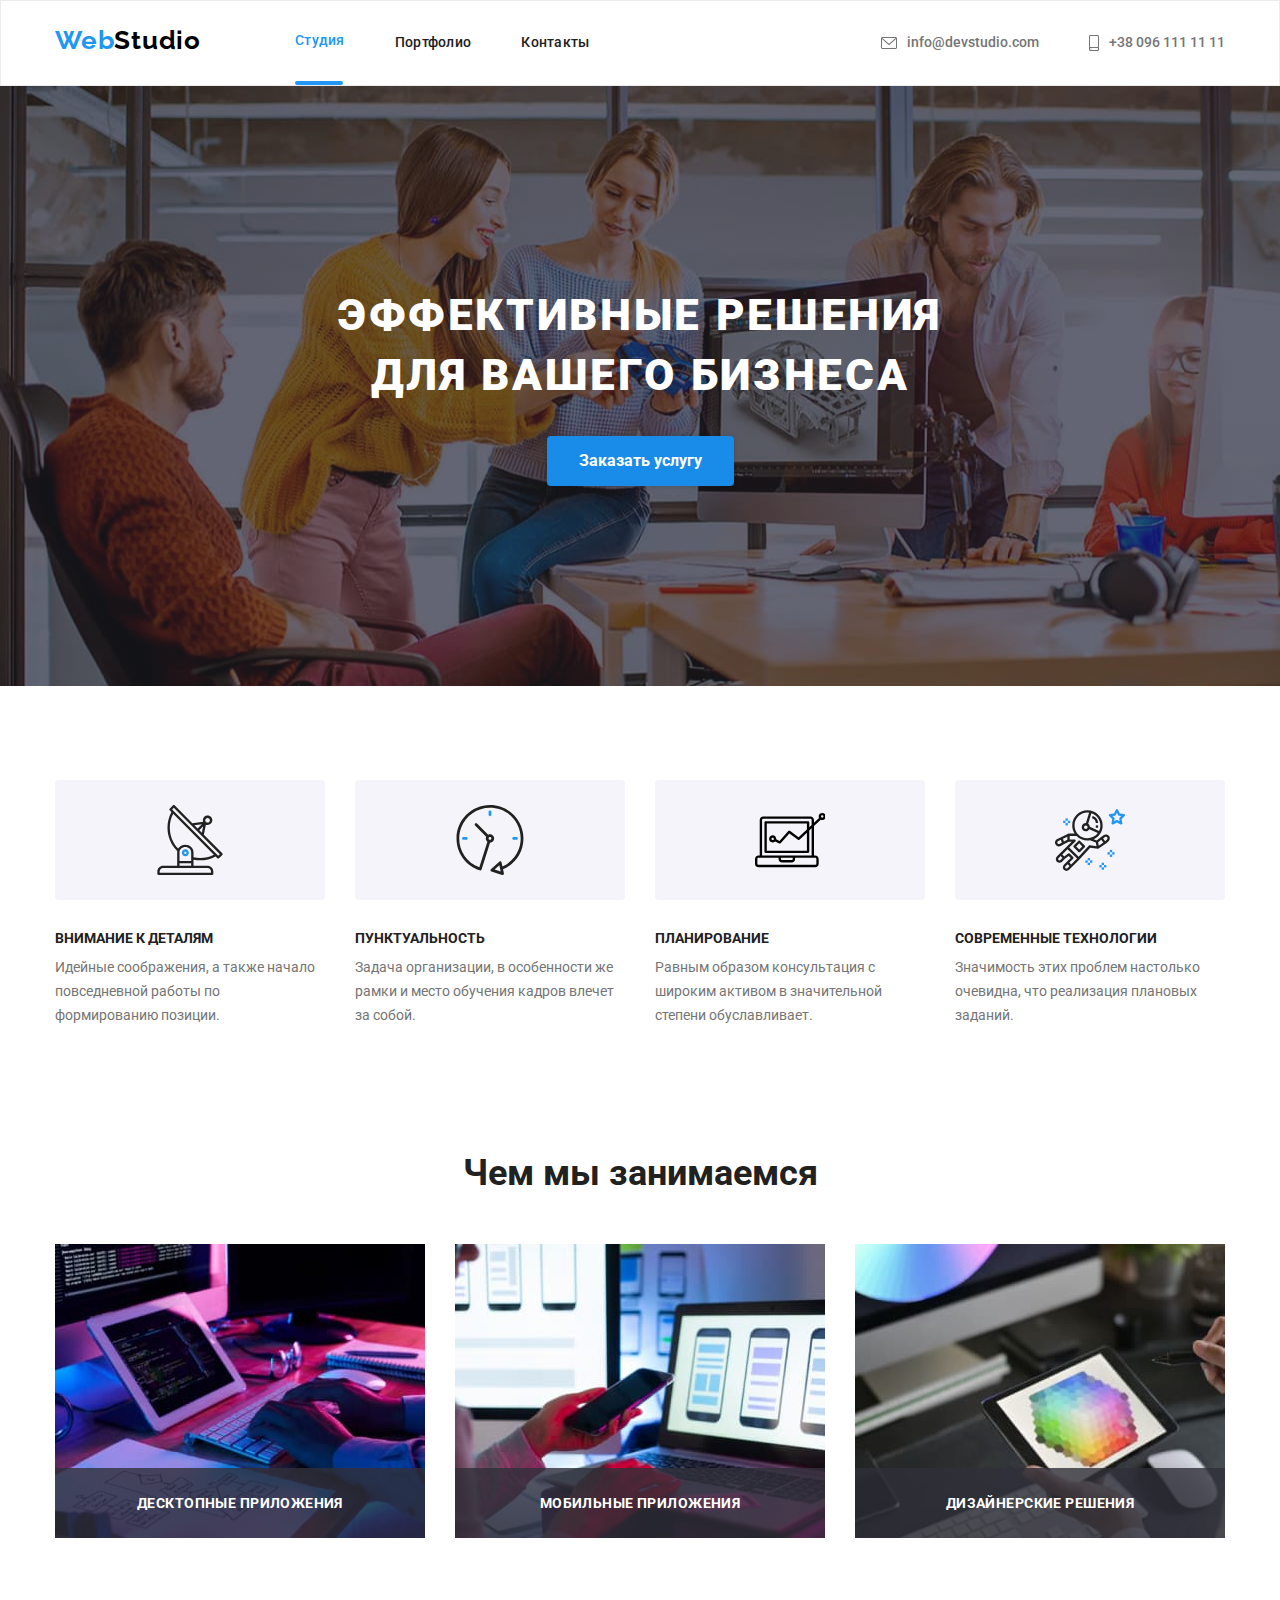
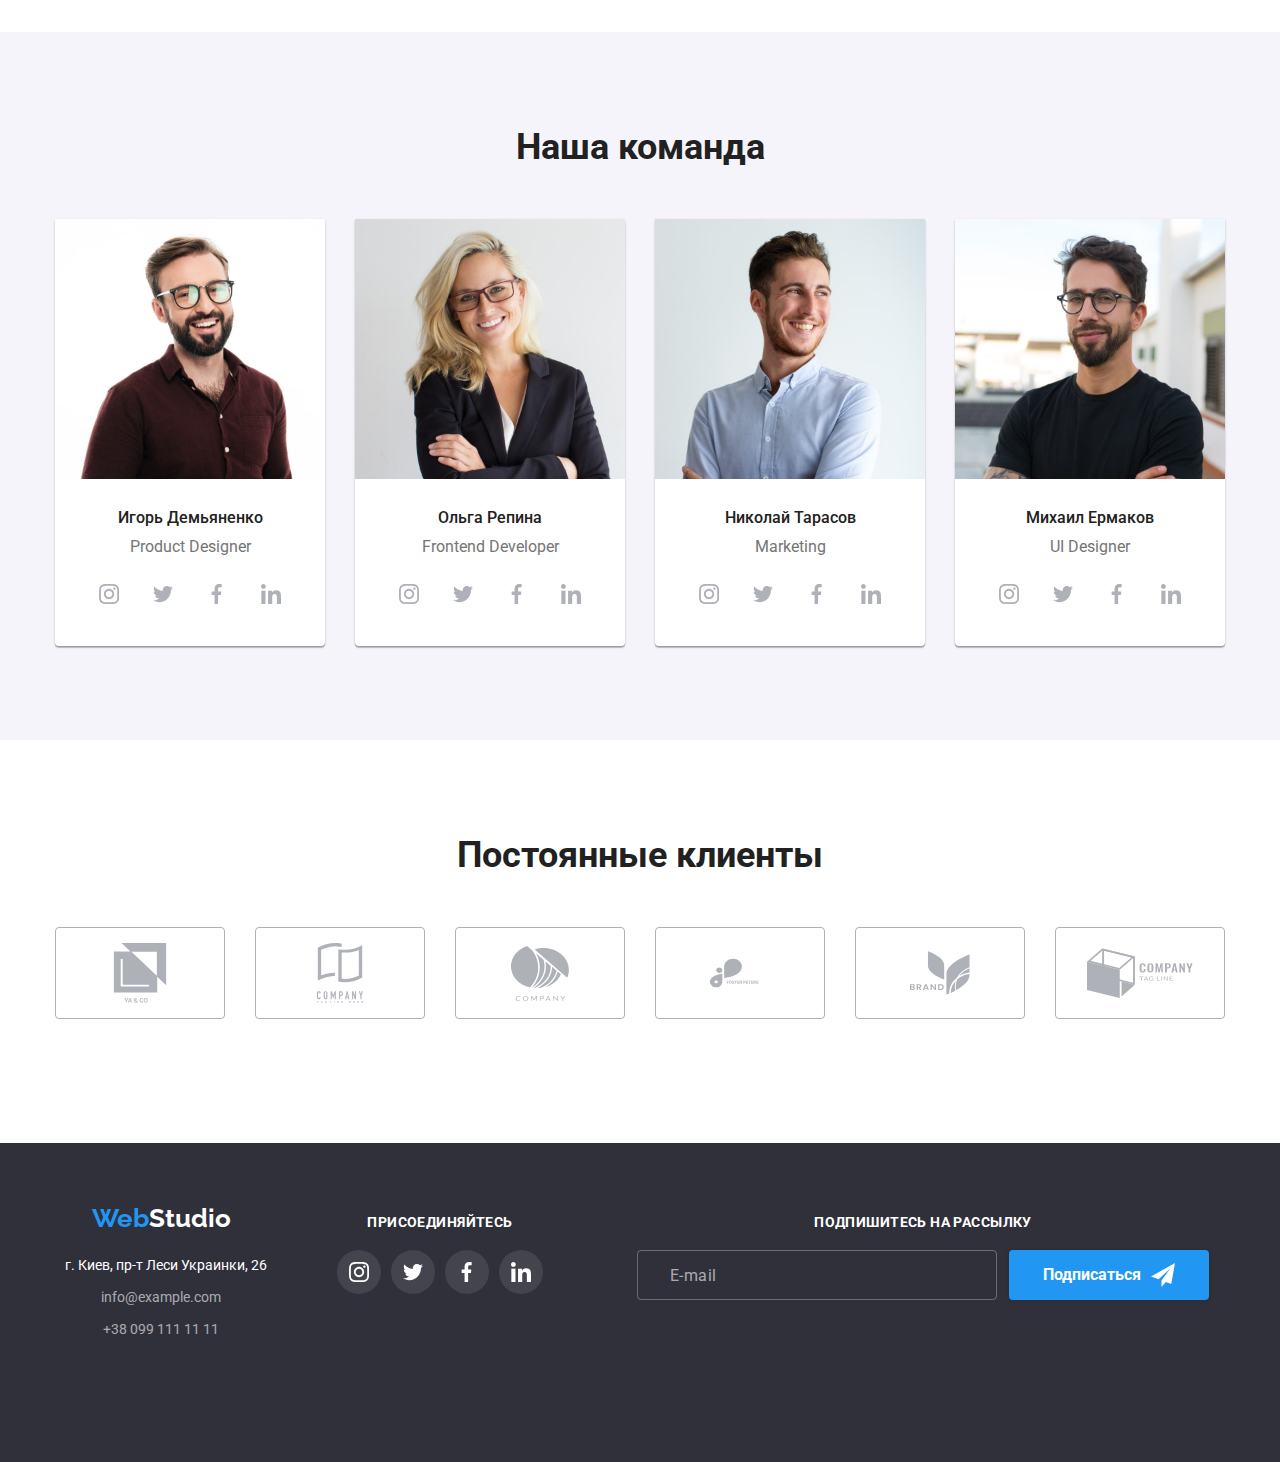
<file: index.html>
<!DOCTYPE html>
<html lang="ru">
  <head>
    <meta charset="UTF-8" />
    <meta http-equiv="X-UA-Compatible" content="IE=edge" />
    <meta name="viewport" content="width=device-width, initial-scale=1.0" />
    <title>WebStudio</title>
    <link rel="preconnect" href="https://fonts.googleapis.com" />
    <link rel="preconnect" href="https://fonts.gstatic.com" crossorigin />
    <link
      href="https://fonts.googleapis.com/css2?family=Raleway:wght@700&family=Roboto:wght@400;500;700;900&display=swap"
      rel="stylesheet"
    />
    <link
      rel="stylesheet"
      href="https://cdnjs.cloudflare.com/ajax/libs/modern-normalize/1.1.0/modern-normalize.min.css"
    />

    <link rel="stylesheet" href="./css/main.min.css" />
  </head>

  <!-- =========================Header===================================== -->
  <body>
    <header class="header">
      <div class="container header-container">
        <nav class="nav">
          <a class="nav-link" href="/"
            ><span class="span-logo">Web</span>Studio</a
          >

          <ul class="nav-list">
            <li class="nav-list-item nav-list-item-current">
              <a href="./index.html" class="nav-list-link link-current"
                >Студия</a
              >
            </li>
            <li class="nav-list-item">
              <a href="./portfolio.html" class="nav-list-link">Портфолио</a>
            </li>
            <li class="nav-list-item">
              <a href="" class="nav-list-link">Контакты</a>
            </li>
          </ul>
        </nav>
        <button
          class="burger-btn js-open-menu"
          type="button"
          aria-expanded="false"
        >
          <svg class="burger-icon">
            <use href="./images/for-sprite/sprite.svg#icon-burger"></use>
          </svg>
        </button>

        <ul class="contacts">
          <li class="contacts-list">
            <a
              aria-label="Иконка конверта"
              class="contacts-list-item"
              href="mailto:info@devstudio.com"
            >
              <svg class="envelope" width="16" height="12">
                <use href="./images/for-sprite/sprite.svg#icon-envelope"></use>
              </svg>
              info@devstudio.com</a
            >
          </li>
          <li class="contacts-list">
            <a
              aria-label="Иконка телефона"
              class="contacts-list-item"
              href="tel:+380961111111"
            >
              <svg class="smartphone" width="10" height="16">
                <use
                  href="./images/for-sprite/sprite.svg#icon-smartphone"
                ></use>
              </svg>
              +38 096 111 11 11
            </a>
          </li>
        </ul>
      </div>
      <!-- ==========mobile-menu======================= -->

      <div
        class="mobile-menu container mobile-menu-container js-menu-container"
      >
        <button class="burger-close-btn js-close-menu">
          <svg class="burger-close-icon">
            <use href="./images/for-sprite/sprite.svg#icon-burger-close"></use>
          </svg>
        </button>

        <div class="mobile-menu-position">
          <div>
            <ul class="mobile-menu-list">
              <li class="mobile-menu-item mobile-menu-item-current">
                <a href="./index.html" class="mobile-menu-link link-current"
                  >Студия</a
                >
              </li>
              <li class="mobile-menu-item">
                <a href="./portfolio.html" class="mobile-menu-link"
                  >Портфолио</a
                >
              </li>
              <li class="mobile-menu-item">
                <a href="" class="mobile-menu-link">Контакты</a>
              </li>
            </ul>
          </div>

          <div>
            <ul class="mobile-contacts-list">
              <li class="mobile-contacts-item">
                <a class="mobile-contacts-tel" href="tel:+380961111111">
                  +38 096 111 11 11
                </a>
              </li>

              <li class="mobile-contacts-item">
                <a
                  class="mobile-contacts-email"
                  href="mailto:info@devstudio.com"
                >
                  info@devstudio.com
                </a>
              </li>
            </ul>
            <ul class="mobile-social-list">
              <li class="mobile-social-item">
                <a class="mobile-social-link" href="">Instagram</a>
              </li>
              <li class="mobile-social-item">
                <a class="mobile-social-link" href="">Twitter</a>
              </li>
              <li class="mobile-social-item">
                <a class="mobile-social-link" href="">Facebook</a>
              </li>
              <li class="mobile-social-item">
                <a class="mobile-social-link" href="">LinkedIn</a>
              </li>
            </ul>
          </div>
        </div>
      </div>
    </header>
    <main>
      <!--=======================hero=========================================-->

      <div class="container hero__section">
        <h1 class="hero__title">Эффективные решения для вашего бизнеса</h1>
        <button
          type="button"
          class="hero__btn hero__btn--active"
          data-modal-open
        >
          Заказать услугу
        </button>
      </div>

      <!--=======================features===================================-->
      <section class="features__section">
        <div class="features container">
          <h2 class="visually-hidden">Наши сильные стороны</h2>
          <ul class="features__list">
            <li class="features__item">
              <div class="features__container">
                <svg class="features__icon">
                  <use href="./images/for-sprite/sprite.svg#icon-antenna"></use>
                </svg>
              </div>
              <h3 class="features__title">Внимание к деталям</h3>
              <p class="features__text">
                Идейные соображения, а также начало повседневной работы по
                формированию позиции.
              </p>
            </li>
            <li class="features__item">
              <div class="features__container">
                <svg class="features__icon">
                  <use href="./images/for-sprite/sprite.svg#icon-clock"></use>
                </svg>
              </div>
              <h3 class="features__title">Пунктуальность</h3>
              <p class="features__text">
                Задача организации, в особенности же рамки и место обучения
                кадров влечет за собой.
              </p>
            </li>
            <li class="features__item">
              <div class="features__container">
                <svg class="features__icon">
                  <use href="./images/for-sprite/sprite.svg#icon-vector"></use>
                </svg>
              </div>
              <h3 class="features__title">Планирование</h3>
              <p class="features__text">
                Равным образом консультация с широким активом в значительной
                степени обуславливает.
              </p>
            </li>
            <li class="features__item">
              <div class="features__container">
                <svg class="features__icon">
                  <use
                    href="./images/for-sprite/sprite.svg#icon-astronaut"
                  ></use>
                </svg>
              </div>
              <h3 class="features__title">Современные технологии</h3>
              <p class="features__text">
                Значимость этих проблем настолько очевидна, что реализация
                плановых заданий.
              </p>
            </li>
          </ul>
        </div>
      </section>
      <!--======================we-do=============================================-->
      <section class="we-do-section section">
        <div class="container">
          <h2 class="we-do-title section-title">Чем мы занимаемся</h2>
          <ul class="we-do-list list">
            <li class="we-do-list-item">
              <img
                src="./images/box1.jpg"
                alt="Разработка сайтов"
                width="370"
                height="294"
              />
              <h3 class="we-do-text">Десктопные приложения</h3>
            </li>
            <li class="we-do-list-item">
              <img
                src="./images/box2.jpg"
                alt="Разработка мобильных приложений"
                width="370"
                height="294"
              />
              <h3 class="we-do-text">Мобильные приложения</h3>
            </li>
            <li class="we-do-list-item">
              <img
                src="./images/box3.jpg"
                alt="Дизайн"
                width="370"
                height="294"
              />
              <h3 class="we-do-text">Дизайнерские решения</h3>
            </li>
          </ul>
        </div>
      </section>
      <!--======================our-team====================================================-->
      <section class="our-team-section section">
        <div class="our-team-container container">
          <h2 class="our-team-title section-title">Наша команда</h2>
          <ul class="our-team-list">
            <li class="our-team-list-item">
              <picture>
                <source
                  srcset="
                    ./images/our-team/teamcard1-desk@1x.jpg 1x,
                    ./images/our-team/teamcard1-desk@2x.jpg 2x
                  "
                  media="(min-width:1200px)"
                />
                <source
                  srcset="
                    ./images/our-team/teamcard1-tab@1x.jpg 1x,
                    ./images/our-team/teamcard1-tab@2x.jpg 2x
                  "
                  media="(min-width:768px)"
                />
                <source
                  srcset="
                    ./images/our-team/teamcard1-mob@1x.jpg 1x,
                    ./images/our-team/teamcard1-mob@2x.jpg 2x
                  "
                  media="(min-width:320px)"
                />
                <img
                  src="./images/our-team/teamcard1-mob@1x.jpg"
                  alt="Дизайнер"
                  width="450"
                />
              </picture>
              <div class="our-team-div">
                <h3 class="section-title-list">Игорь Демьяненко</h3>
                <p class="our-team-text">Product Designer</p>
                <ul class="social-list">
                  <li class="social-list-item">
                    <a class="social-list-link" href="">
                      <svg class="social-list-icon" width="20" height="20">
                        <use
                          href="./images/for-sprite/sprite.svg#icon-instagram"
                        ></use></svg
                    ></a>
                  </li>
                  <li class="social-list-item">
                    <a class="social-list-link" href="">
                      <svg class="social-list-icon" width="20" height="20">
                        <use
                          href="./images/for-sprite/sprite.svg#icon-twitter"
                        ></use></svg
                    ></a>
                  </li>
                  <li class="social-list-item">
                    <a class="social-list-link" href="">
                      <svg class="social-list-icon" width="20" height="20">
                        <use
                          href="./images/for-sprite/sprite.svg#icon-facebook"
                        ></use></svg
                    ></a>
                  </li>
                  <li class="social-list-item">
                    <a class="social-list-link" href="">
                      <svg class="social-list-icon" width="20" height="20">
                        <use
                          href="./images/for-sprite/sprite.svg#icon-linkedin"
                        ></use>
                      </svg>
                    </a>
                  </li>
                </ul>
              </div>
            </li>
            <li class="our-team-list-item">
              <picture>
                <source
                  srcset="
                    ./images/our-team/teamcard2-desk@1x.jpg 1x,
                    ./images/our-team/teamcard2-desk@2x.jpg 2x
                  "
                  media="(min-width:1200px)"
                />
                <source
                  srcset="
                    ./images/our-team/teamcard2-tab@1x.jpg 1x,
                    ./images/our-team/teamcard2-tab@2x.jpg 2x
                  "
                  media="(min-width:768px)"
                />
                <source
                  srcset="
                    ./images/our-team/teamcard2-mob@1x.jpg 1x,
                    ./images/our-team/teamcard2-mob@2x.jpg 2x
                  "
                  media="(min-width:320px)"
                />
                <img
                  src="./images/our-team/teamcard2-mob@1x.jpg"
                  alt="Разработчик"
                  width="450"
                />
              </picture>
              <div class="our-team-div">
                <h3 class="section-title-list">Ольга Репина</h3>
                <p class="our-team-text">Frontend Developer</p>
                <ul class="social-list">
                  <li class="social-list-item">
                    <a class="social-list-link" href="">
                      <svg class="social-list-icon" width="20" height="20">
                        <use
                          href="./images/for-sprite/sprite.svg#icon-instagram"
                        ></use></svg
                    ></a>
                  </li>
                  <li class="social-list-item">
                    <a class="social-list-link" href="">
                      <svg class="social-list-icon" width="20" height="20">
                        <use
                          href="./images/for-sprite/sprite.svg#icon-twitter"
                        ></use></svg
                    ></a>
                  </li>
                  <li class="social-list-item">
                    <a class="social-list-link" href="">
                      <svg class="social-list-icon" width="20" height="20">
                        <use
                          href="./images/for-sprite/sprite.svg#icon-facebook"
                        ></use></svg
                    ></a>
                  </li>
                  <li class="social-list-item">
                    <a class="social-list-link" href="">
                      <svg class="social-list-icon" width="20" height="20">
                        <use
                          href="./images/for-sprite/sprite.svg#icon-linkedin"
                        ></use>
                      </svg>
                    </a>
                  </li>
                </ul>
              </div>
            </li>
            <li class="our-team-list-item">
              <picture>
                <source
                  srcset="
                    ./images/our-team/teamcard3-desk@1x.jpg 1x,
                    ./images/our-team/teamcard3-desk@2x.jpg 2x
                  "
                  media="(min-width:1200px)"
                />
                <source
                  srcset="
                    ./images/our-team/teamcard3-tab@1x.jpg 1x,
                    ./images/our-team/teamcard3-tab@2x.jpg 2x
                  "
                  media="(min-width:768px)"
                />
                <source
                  srcset="
                    ./images/our-team/teamcard3-mob@1x.jpg 1x,
                    ./images/our-team/teamcard3-mob@2x.jpg 2x
                  "
                  media="(min-width:320px)"
                />
                <img
                  src="./images/our-team/teamcard3-mob@1x.jpg"
                  alt="Маркетолог"
                  width="450"
                />
              </picture>
              <div class="our-team-div">
                <h3 class="section-title-list">Николай Тарасов</h3>
                <p class="our-team-text">Marketing</p>
                <ul class="social-list">
                  <li class="social-list-item">
                    <a class="social-list-link" href="">
                      <svg class="social-list-icon" width="20" height="20">
                        <use
                          href="./images/for-sprite/sprite.svg#icon-instagram"
                        ></use></svg
                    ></a>
                  </li>
                  <li class="social-list-item">
                    <a class="social-list-link" href="">
                      <svg class="social-list-icon" width="20" height="20">
                        <use
                          href="./images/for-sprite/sprite.svg#icon-twitter"
                        ></use></svg
                    ></a>
                  </li>
                  <li class="social-list-item">
                    <a class="social-list-link" href="">
                      <svg class="social-list-icon" width="20" height="20">
                        <use
                          href="./images/for-sprite/sprite.svg#icon-facebook"
                        ></use></svg
                    ></a>
                  </li>
                  <li class="social-list-item">
                    <a class="social-list-link" href="">
                      <svg class="social-list-icon" width="20" height="20">
                        <use
                          href="./images/for-sprite/sprite.svg#icon-linkedin"
                        ></use>
                      </svg>
                    </a>
                  </li>
                </ul>
              </div>
            </li>
            <li class="our-team-list-item">
              <picture>
                <source
                  srcset="
                    ./images/our-team/teamcard4-desk@1x.jpg 1x,
                    ./images/our-team/teamcard4-desk@2x.jpg 2x
                  "
                  media="(min-width:1200px)"
                />
                <source
                  srcset="
                    ./images/our-team/teamcard4-tab@1x.jpg 1x,
                    ./images/our-team/teamcard4-tab@2x.jpg 2x
                  "
                  media="(min-width:768px)"
                />
                <source
                  srcset="
                    ./images/our-team/teamcard4-mob@1x.jpg 1x,
                    ./images/our-team/teamcard4-mob@2x.jpg 2x
                  "
                  media="(min-width:320px)"
                />
                <img
                  src="./images/our-team/teamcard4-mob@1x.jpg"
                  alt="Дизайнер"
                  width="450"
                />
              </picture>
              <div class="our-team-div">
                <h3 class="section-title-list">Михаил Ермаков</h3>
                <p class="our-team-text">UI Designer</p>
                <ul class="social-list">
                  <li class="social-list-item">
                    <a class="social-list-link" href="">
                      <svg class="social-list-icon" width="20" height="20">
                        <use
                          href="./images/for-sprite/sprite.svg#icon-instagram"
                        ></use></svg
                    ></a>
                  </li>
                  <li class="social-list-item">
                    <a class="social-list-link" href="">
                      <svg class="social-list-icon" width="20" height="20">
                        <use
                          href="./images/for-sprite/sprite.svg#icon-twitter"
                        ></use></svg
                    ></a>
                  </li>
                  <li class="social-list-item">
                    <a class="social-list-link" href="">
                      <svg class="social-list-icon" width="20" height="20">
                        <use
                          href="./images/for-sprite/sprite.svg#icon-facebook"
                        ></use></svg
                    ></a>
                  </li>
                  <li class="social-list-item">
                    <a class="social-list-link" href="">
                      <svg class="social-list-icon" width="20" height="20">
                        <use
                          href="./images/for-sprite/sprite.svg#icon-linkedin"
                        ></use>
                      </svg>
                    </a>
                  </li>
                </ul>
              </div>
            </li>
          </ul>
        </div>
      </section>
    </main>

    <!-- =========================clients========================= -->
    <section class="section">
      <div class="container">
        <h2 class="clients-title section-title">Постоянные клиенты</h2>
        <ul class="clients-list">
          <li class="clients-list-item">
            <div class="clients-list-container">
              <a class="clients-list-link" href="">
                <svg class="clients-icon">
                  <use
                    href="./images/for-sprite/sprite.svg#icon-group1"
                  ></use></svg
              ></a>
            </div>
          </li>
          <li class="clients-list-item">
            <div class="clients-list-container">
              <a class="clients-list-link" href="">
                <svg class="clients-icon">
                  <use
                    href="./images/for-sprite/sprite.svg#icon-group2"
                  ></use></svg
              ></a>
            </div>
          </li>
          <li class="clients-list-item">
            <div class="clients-list-container">
              <a class="clients-list-link" href="">
                <svg class="clients-icon">
                  <use
                    href="./images/for-sprite/sprite.svg#icon-group3"
                  ></use></svg
              ></a>
            </div>
          </li>
          <li class="clients-list-item">
            <div class="clients-list-container">
              <a class="clients-list-link" href="">
                <svg class="clients-icon">
                  <use
                    href="./images/for-sprite/sprite.svg#icon-group4"
                  ></use></svg
              ></a>
            </div>
          </li>
          <li class="clients-list-item">
            <div class="clients-list-container">
              <a class="clients-list-link" href="">
                <svg class="clients-icon">
                  <use
                    href="./images/for-sprite/sprite.svg#icon-group5"
                  ></use></svg
              ></a>
            </div>
          </li>
          <li class="clients-list-item">
            <div class="clients-list-container">
              <a class="clients-list-link" href="">
                <svg class="clients-icon">
                  <use
                    href="./images/for-sprite/sprite.svg#icon-group6"
                  ></use></svg
              ></a>
            </div>
          </li>
        </ul>
      </div>
    </section>
    <!-- =========================footer======================================================== -->
    <footer class="footer-section footer">
      <div class="container footer-container">
        <div class="footer-container-tablet">
          <div class="address-container">
            <a href="/" class="logo-link-footer link"
              ><span class="span-logo footer-logo">Web</span
              ><span class="footer-logo span-logo-footer">Studio</span></a
            >
            <address>
              <ul class="footer-list list">
                <li class="footer-list-item">
                  <a
                    href="https://goo.gl/maps/m9XbSz5AdhFNor2G7"
                    class="footer-text link address"
                    >г. Киев, пр-т Леси Украинки, 26</a
                  >
                </li>
                <li class="footer-list-item">
                  <a
                    href="mailto:info@example.com"
                    class="footer-email footer-address link"
                    >info@example.com</a
                  >
                </li>
                <li class="footer-list-item">
                  <a href="tel:+380991111111" class="footer-address link"
                    >+38 099 111 11 11</a
                  >
                </li>
              </ul>
            </address>
          </div>

          <div class="footer-social-container">
            <h3 class="footer-social-title">присоединяйтесь</h3>
            <ul class="footer-social-list">
              <li class="footer-social-list-item">
                <a class="footer-social-list-link" href="">
                  <svg class="footer-social-list-icon" width="20" height="20">
                    <use
                      href="./images/for-sprite/sprite.svg#icon-instagram"
                    ></use></svg
                ></a>
              </li>
              <li class="footer-social-list-item">
                <a class="footer-social-list-link" href="">
                  <svg class="footer-social-list-icon" width="20" height="20">
                    <use
                      href="./images/for-sprite/sprite.svg#icon-twitter"
                    ></use></svg
                ></a>
              </li>
              <li class="footer-social-list-item">
                <a class="footer-social-list-link" href="">
                  <svg class="footer-social-list-icon" width="20" height="20">
                    <use
                      href="./images/for-sprite/sprite.svg#icon-facebook"
                    ></use></svg
                ></a>
              </li>
              <li class="footer-social-list-item">
                <a class="footer-social-list-link" href="">
                  <svg class="footer-social-list-icon" width="20" height="20">
                    <use
                      href="./images/for-sprite/sprite.svg#icon-linkedin"
                    ></use>
                  </svg>
                </a>
              </li>
            </ul>
          </div>
        </div>

        <div>
          <h3 class="footer-social-title">Подпишитесь на рассылку</h3>
          <div class="footer-social-form">
            <form action="#">
              <div class="footer-form-container">
                <input
                  class="footer-form"
                  type="email"
                  name="mailing"
                  placeholder="E-mail"
                  id="mailing"
                />
                <button class="footer-form-btn" type="submit">
                  Подписаться
                  <svg class="mailing-icon">
                    <use
                      href="./images/for-sprite/sprite.svg#icon-mailing"
                    ></use>
                  </svg>
                </button>
              </div>
            </form>
          </div>
        </div>
      </div>
    </footer>

    <!-- ==============modal========================================= -->
    <div class="backdrop is-hidden" data-modal>
      <div class="modal">
        <button class="modal-close-btn" type="button" data-modal-close>
          <svg class="modal-icon" width="11" height="11">
            <use href="./images/for-sprite/sprite.svg#icon-btn"></use>
          </svg>
        </button>
        <p class="modal-title">Оставьте свои данные, мы вам перезвоним</p>
        <form action="#">
          <div class="modal-input">
            <label for="user-name" class="label-item">Имя</label>
            <span class="form-container"
              ><input
                type="text"
                class="form-input"
                id="user-name"
                name="user-name" />
              <svg class="form-icon" width="18" height="18">
                <use
                  href="./images/for-sprite/sprite.svg#icon-person"
                ></use></svg
            ></span>
          </div>
          <div class="modal-input">
            <label for="user-phone" class="label-item">Телефон</label>
            <span class="form-container">
              <input
                type="tel"
                class="form-input"
                id="user-phone"
                name="user-phone"
              />
              <svg class="form-icon" width="18" height="18">
                <use href="./images/for-sprite/sprite.svg#icon-phone"></use>
              </svg>
            </span>
          </div>
          <div class="modal-input">
            <label for="user-mail" class="label-item">Почта</label>
            <span class="form-container">
              <input
                type="email"
                class="form-input"
                id="user-mail"
                name="user-mail"
              />
              <svg class="form-icon" width="18" height="18">
                <use href="./images/for-sprite/sprite.svg#icon-mail"></use>
              </svg>
            </span>
          </div>
          <div>
            <label for="user-comment" class="label-item"></label>
            <textarea
              name="user-comment"
              id="user-comment"
              class="form-textarea"
              placeholder="Введите текст"
            ></textarea>
          </div>
          <div class="checkbox-container">
            <input
              class="checkbox-input visually-hidden"
              type="checkbox"
              name="policy"
              id="policy"
            />
            <label for="policy" class="label-item"
              ><span class="checbox-btn"
                ><svg class="checbox-icon">
                  <use
                    href="./images/for-sprite/sprite.svg#icon-check"
                  ></use></svg
              ></span>
              Соглашаюсь с рассылкой и принимаю
              <a class="policy-article" href="">Условия договора</a></label
            >
          </div>
          <button type="submit" class="modal-btn-submit">Отправить</button>
        </form>
      </div>
    </div>
    <script src="./js/modal.js"></script>
    <script src="./js/menu.js"></script>
  </body>
</html>
</file>
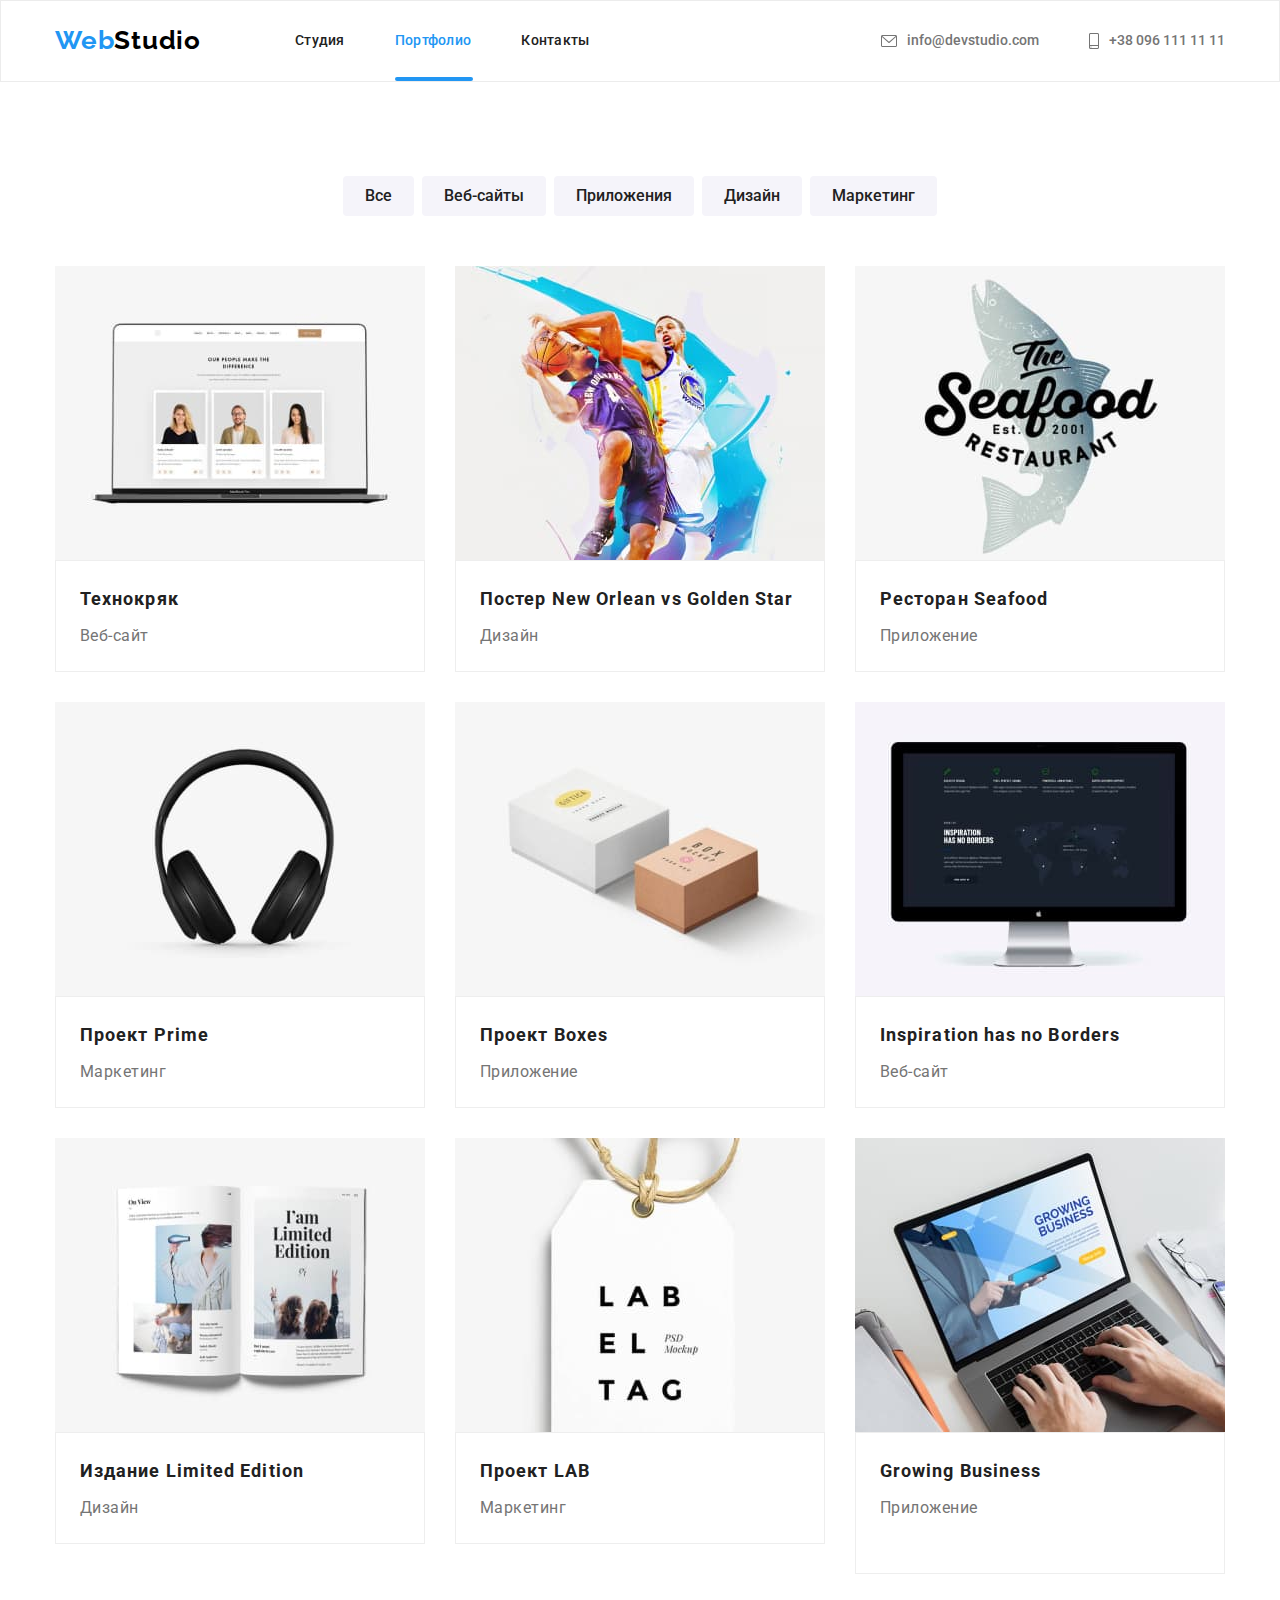
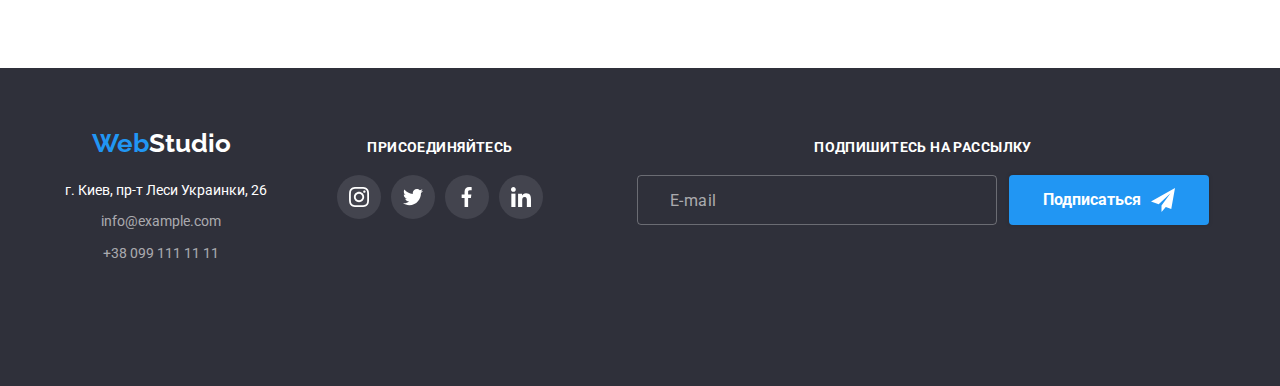
<file: portfolio.html>
<!DOCTYPE html>
<html lang="ru">
  <head>
    <meta charset="UTF-8" />
    <meta http-equiv="X-UA-Compatible" content="IE=edge" />
    <meta name="viewport" content="width=device-width, initial-scale=1.0" />
    <title>portfolio</title>
    <link rel="preconnect" href="https://fonts.googleapis.com" />
    <link rel="preconnect" href="https://fonts.gstatic.com" crossorigin />
    <link
      href="https://fonts.googleapis.com/css2?family=Raleway:wght@700&family=Roboto:wght@400;500;700;900&display=swap"
      rel="stylesheet"
    />
    <link
      rel="stylesheet"
      href="https://cdnjs.cloudflare.com/ajax/libs/modern-normalize/1.1.0/modern-normalize.min.css"
    />
    <link rel="stylesheet" href="./css/main.min.css" />
  </head>
  <body>
    <!--============================header-portfolio==================================================== -->
    <body>
    <header class="header">
      <div class="container header-container">
        <nav class="nav">
          <a class="nav-link" href="/"
            ><span class="span-logo">Web</span>Studio</a
          >

          <ul class="nav-list">
            <li class="nav-list-item">
              <a href="./index.html" class="nav-list-link "
                >Студия</a
              >
            </li>
            <li class="nav-list-item">
              <a href="./portfolio.html" class="nav-list-link link-current nav-list-item-current nav-list-item-current-portfolio">Портфолио</a>
            </li>
            <li class="nav-list-item">
              <a href="" class="nav-list-link">Контакты</a>
            </li>
          </ul>
        </nav>
        <button
          class="burger-btn js-open-menu"
          type="button"
          aria-expanded="false"
        >
          <svg class="burger-icon">
            <use href="./images/for-sprite/sprite.svg#icon-burger"></use>
          </svg>
        </button>

        <ul class="contacts">
          <li class="contacts-list">
            <a
              aria-label="Иконка конверта"
              class="contacts-list-item"
              href="mailto:info@devstudio.com"
            >
              <svg class="envelope" width="16" height="12">
                <use href="./images/for-sprite/sprite.svg#icon-envelope"></use>
              </svg>
              info@devstudio.com</a
            >
          </li>
          <li class="contacts-list">
            <a
              aria-label="Иконка телефона"
              class="contacts-list-item"
              href="tel:+380961111111"
            >
              <svg class="smartphone" width="10" height="16">
                <use
                  href="./images/for-sprite/sprite.svg#icon-smartphone"
                ></use>
              </svg>
              +38 096 111 11 11
            </a>
          </li>
        </ul>
      </div>
      <!-- ==========mobile-menu======================= -->

      <div
        class="mobile-menu container mobile-menu-container js-menu-container"
      >
        <button class="burger-close-btn js-close-menu">
          <svg class="burger-close-icon">
            <use href="./images/for-sprite/sprite.svg#icon-burger-close"></use>
          </svg>
        </button>

        <div class="mobile-menu-position">
          <div>
            <ul class="mobile-menu-list">
              <li class="mobile-menu-item mobile-menu-item-current">
                <a href="./index.html" class="mobile-menu-link link-current"
                  >Студия</a
                >
              </li>
              <li class="mobile-menu-item">
                <a href="./portfolio.html" class="mobile-menu-link"
                  >Портфолио</a
                >
              </li>
              <li class="mobile-menu-item">
                <a href="" class="mobile-menu-link">Контакты</a>
              </li>
            </ul>
          </div>

          <div>
            <ul class="mobile-contacts-list">
              <li class="mobile-contacts-item">
                <a class="mobile-contacts-tel" href="tel:+380961111111">
                  +38 096 111 11 11
                </a>
              </li>

              <li class="mobile-contacts-item">
                <a
                  class="mobile-contacts-email"
                  href="mailto:info@devstudio.com"
                >
                  info@devstudio.com
                </a>
              </li>
            </ul>
            <ul class="mobile-social-list">
              <li class="mobile-social-item">
                <a class="mobile-social-link" href="">Instagram</a>
              </li>
              <li class="mobile-social-item">
                <a class="mobile-social-link" href="">Twitter</a>
              </li>
              <li class="mobile-social-item">
                <a class="mobile-social-link" href="">Facebook</a>
              </li>
              <li class="mobile-social-item">
                <a class="mobile-social-link" href="">LinkedIn</a>
              </li>
            </ul>
          </div>
        </div>
      </div>
    </header>
    <main>
      <!--===========================our projects=======================================================-->
      <section class="project-section section">
        <div class="container">
          <h1 class="visually-hidden">Our projects</h1>

          <ul class="our-projects-btn-list">
            <li class="portfolio portfolio-btn-item">
              <button class="portfolio-btn" type="button">Все</button>
            </li>
            <li class="portfolio portfolio-btn-item">
              <button class="portfolio-btn" type="button">Веб-сайты</button>
            </li>
            <li class="portfolio portfolio-btn-item">
              <button class="portfolio-btn" type="button">Приложения</button>
            </li>
            <li class="portfolio-btn-item">
              <button class="portfolio-btn" type="button">Дизайн</button>
            </li>
            <li class="portfolio portfolio-btn-item">
              <button class="portfolio-btn" type="button">Маркетинг</button>
            </li>
          </ul>
          <!-- ============================================================ -->
          <ul class="portfolio-list">
            <li class="portfolio-list-item">
              <div class="overlay-div">
                <a class="portfolio-list-link" href="">
                  <picture>
                    <source
                      srcset="
                        ./images/page-portpholio/тexнокряк-desk@1x.jpg 1x,
                        ./images/page-portpholio/тexнокряк-desk@2x.jpg 2x
                      "
                      media="(min-width:1200px)"
                    />
                    <source
                      srcset="
                        ./images/page-portpholio/тexнокряк-tab@1x.jpg 1x,
                        ./images/page-portpholio/тexнокряк-tab@2x.jpg 2x
                      "
                      media="(min-width:768px)"
                    />
                    <source
                      srcset="
                        ./images/page-portpholio/тexнокряк-mob@1x.jpg 1x,
                        ./images/page-portpholio/тexнокряк-mob@2x.jpg 2x
                      "
                      media="(min-width:480px)"
                    />
                    <img
                      src="./images/page-portpholio/тexнокряк-mob@1x.jpg"
                      alt="Технокряк"
                      width="450"
                    />
                  </picture>
                </a>
                <p class="overlay">
                  Технокряк это современная площадка распространения
                  коронавируса. Компании используют эту платформу для цифрового
                  шпионажа и атак на защищённые сервера конкурентов.
                </p>
              </div>
              <div class="portfolio-div">
                <h2 class="portfolio-list-title">Технокряк</h2>
                <p class="portfolio-text">Веб-сайт</p>
              </div>
            </li>
            <li class="portfolio-list-item">
              <div class="overlay-div">
                <a href="" class="portfolio-list-link"
                  ><picture>
                    <source
                      srcset="
                        ./images/page-portpholio/poster-desk@1x.jpg 1x,
                        ./images/page-portpholio/poster-desk@2x.jpg 2x
                      "
                      media="(min-width:1200px)"
                    />
                    <source
                      srcset="
                        ./images/page-portpholio/poster-tab@1x.jpg 1x,
                        ./images/page-portpholio/poster-tab@1x.jpg 2x
                      "
                      media="(min-width:768px)"
                    />
                    <source
                      srcset="
                        ./images/page-portpholio/poster-mob@1x.jpg 1x,
                        ./images/page-portpholio/poster-mob@2x.jpg 2x
                      "
                      media="(min-width:480px)"
                    />
                    <img
                      src="./images/page-portpholio/poster-mob@1x.jpg"
                      alt="Постер"
                      width="450"
                    />
                  </picture>
                </a>
                <p class="overlay">
                  Технокряк это современная площадка распространения
                  коронавируса. Компании используют эту платформу для цифрового
                  шпионажа и атак на защищённые сервера конкурентов.
                </p>
              </div>
              <div class="portfolio-div">
                <h2 class="portfolio-list-title">
                  Постер New Orlean vs Golden Star
                </h2>
                <p class="portfolio-text">Дизайн</p>
              </div>
            </li>
            <li class="portfolio-list-item">
              <div class="overlay-div">
                <a href="" class="portfolio-list-link"
                  ><picture>
                    <source
                      srcset="
                        ./images/page-portpholio/restoran-desk@1x.jpg 1x,
                        ./images/page-portpholio/restoran-desk@2x.jpg 2x
                      "
                      media="(min-width:1200px)"
                    />
                    <source
                      srcset="
                        ./images/page-portpholio/restoran-tab@1x.jpg 1x,
                        ./images/page-portpholio/restoran-tab@1x.jpg 2x
                      "
                      media="(min-width:768px)"
                    />
                    <source
                      srcset="
                        ./images/page-portpholio/restoran-mob@1x.jpg 1x,
                        ./images/page-portpholio/restoran-mob@2x.jpg 2x
                      "
                      media="(min-width:480px)"
                    />
                    <img
                      src="./images/page-portpholio/restoran-mob@1x.jpg"
                      alt="Ресторан"
                      width="450"
                    />
                  </picture>
                </a>
                <p class="overlay">
                  Технокряк это современная площадка распространения
                  коронавируса. Компании используют эту платформу для цифрового
                  шпионажа и атак на защищённые сервера конкурентов.
                </p>
              </div>
              <div class="portfolio-div">
                <h2 class="portfolio-list-title">Ресторан Seafood</h2>
                <p class="portfolio-text">Приложение</p>
              </div>
            </li>
            <li class="portfolio-list-item">
              <div class="overlay-div">
                <a href="" class="portfolio-list-link"
                  ><picture>
                    <source
                      srcset="
                        ./images/page-portpholio/prime-desk@1x.jpg 1x,
                        ./images/page-portpholio/prime-desk@2x.jpg 2x
                      "
                      media="(min-width:1200px)"
                    />
                    <source
                      srcset="
                        ./images/page-portpholio/prime-tab@1x.jpg 1x,
                        ./images/page-portpholio/prime-tab@1x.jpg 2x
                      "
                      media="(min-width:768px)"
                    />
                    <source
                      srcset="
                        ./images/page-portpholio/prime-mob@1x.jpg 1x,
                        ./images/page-portpholio/prime-mob@2x.jpg 2x
                      "
                      media="(min-width:480px)"
                    />
                    <img
                      src="./images/page-portpholio/prime-mob@1x.jpg"
                      alt="Проект Прайм"
                      width="450"
                    />
                  </picture>
                </a>
                <p class="overlay">
                  Технокряк это современная площадка распространения
                  коронавируса. Компании используют эту платформу для цифрового
                  шпионажа и атак на защищённые сервера конкурентов.
                </p>
              </div>
              <div class="portfolio-div">
                <h2 class="portfolio-list-title">Проект Prime</h2>
                <p class="portfolio-text">Маркетинг</p>
              </div>
            </li>
            <li class="portfolio-list-item">
              <div class="overlay-div">
                <a href="" class="portfolio-list-link">
                  <picture>
                    <source
                      srcset="
                        ./images/page-portpholio/boxes-desk@1x.jpg 1x,
                        ./images/page-portpholio/boxes-desk@2x.jpg 2x
                      "
                      media="(min-width:1200px)"
                    />
                    <source
                      srcset="
                        ./images/page-portpholio/boxes-tab@1x.jpg 1x,
                        ./images/page-portpholio/boxes-tab@1x.jpg 2x
                      "
                      media="(min-width:768px)"
                    />
                    <source
                      srcset="
                        ./images/page-portpholio/boxes-mob@1x.jpg 1x,
                        ./images/page-portpholio/boxes-mob@2x.jpg 2x
                      "
                      media="(min-width:480px)"
                    />
                    <img
                      src="./images/page-portpholio/boxes-mob@1x.jpg"
                      alt="Проект Прайм"
                      width="450"
                    />
                  </picture>
                </a>
                <p class="overlay">
                  Технокряк это современная площадка распространения
                  коронавируса. Компании используют эту платформу для цифрового
                  шпионажа и атак на защищённые сервера конкурентов.
                </p>
              </div>
              <div class="portfolio-div">
                <h2 class="portfolio-list-title">Проект Boxes</h2>
                <p class="portfolio-text">Приложение</p>
              </div>
            </li>
            <li class="portfolio-list-item">
              <div class="overlay-div">
                <a href="" class="portfolio-list-link">
                  <picture>
                    <source
                      srcset="
                        ./images/page-portpholio/inspiration-desk@1x.jpg 1x,
                        ./images/page-portpholio/inspiration-desk@2x.jpg 2x
                      "
                      media="(min-width:1200px)"
                    />
                    <source
                      srcset="
                        ./images/page-portpholio/inspiration-tab@1x.jpg 1x,
                        ./images/page-portpholio/inspiration-tab@1x.jpg 2x
                      "
                      media="(min-width:768px)"
                    />
                    <source
                      srcset="
                        ./images/page-portpholio/inspiration-mob@1x.jpg 1x,
                        ./images/page-portpholio/inspiration-mob@2x.jpg 2x
                      "
                      media="(min-width:480px)"
                    />
                    <img
                      src="./images/page-portpholio/inspiration-mob@1x.jpg"
                      alt="Проект Вдохновение"
                      width="450"
                    />
                  </picture>
                </a>
                <p class="overlay">
                  Технокряк это современная площадка распространения
                  коронавируса. Компании используют эту платформу для цифрового
                  шпионажа и атак на защищённые сервера конкурентов.
                </p>
              </div>
              <div class="portfolio-div">
                <h2 class="portfolio-list-title">Inspiration has no Borders</h2>
                <p class="portfolio-text">Веб-сайт</p>
              </div>
            </li>
            <li class="portfolio-list-item">
              <div class="overlay-div">
                <a href="" class="portfolio-list-link">
                  <picture>
                    <source
                      srcset="
                        ./images/page-portpholio/limited-desk@1x.jpg 1x,
                        ./images/page-portpholio/limited-desk@2x.jpg 2x
                      "
                      media="(min-width:1200px)"
                    />
                    <source
                      srcset="
                        ./images/page-portpholio/limited-tab@1x.jpg 1x,
                        ./images/page-portpholio/limited-tab@1x.jpg 2x
                      "
                      media="(min-width:768px)"
                    />
                    <source
                      srcset="
                        ./images/page-portpholio/limited-mob@1x.jpg 1x,
                        ./images/page-portpholio/limited-mob@2x.jpg 2x
                      "
                      media="(min-width:480px)"
                    />
                    <img
                      src="./images/page-portpholio/limited-mob@1x.jpg"
                      alt="Ограниченое издание"
                      width="450"
                    />
                  </picture>
                </a>
                <p class="overlay">
                  Технокряк это современная площадка распространения
                  коронавируса. Компании используют эту платформу для цифрового
                  шпионажа и атак на защищённые сервера конкурентов.
                </p>
              </div>
              <div class="portfolio-div">
                <h2 class="portfolio-list-title">Издание Limited Edition</h2>
                <p class="portfolio-text">Дизайн</p>
              </div>
            </li>
            <li class="portfolio-list-item">
              <div class="overlay-div">
                <a href="" class="portfolio-list-link"
                  ><picture>
                    <source
                      srcset="
                        ./images/page-portpholio/lab-desk@1x.jpg 1x,
                        ./images/page-portpholio/lab-desk@2x.jpg 2x
                      "
                      media="(min-width:1200px)"
                    />
                    <source
                      srcset="
                        ./images/page-portpholio/lab-tab@1x.jpg 1x,
                        ./images/page-portpholio/lab-tab@1x.jpg 2x
                      "
                      media="(min-width:768px)"
                    />
                    <source
                      srcset="
                        ./images/page-portpholio/lab-mob@1x.jpg 1x,
                        ./images/page-portpholio/lab-mob@2x.jpg 2x
                      "
                      media="(min-width:480px)"
                    />
                    <img
                      src="./images/page-portpholio/lab-mob@1x.jpg"
                      alt="Проект Лаб"
                      width="450"
                    />
                  </picture>
                </a>
                <p class="overlay">
                  Технокряк это современная площадка распространения
                  коронавируса. Компании используют эту платформу для цифрового
                  шпионажа и атак на защищённые сервера конкурентов.
                </p>
              </div>
              <div class="portfolio-div">
                <h2 class="portfolio-list-title">Проект LAB</h2>
                <p class="portfolio-text">Маркетинг</p>
              </div>
            </li>
            <li class="portfolio-list-item">
              <div class="overlay-div">
                <a href="" class="portfolio-list-link"
                  ><picture>
                    <source
                      srcset="
                        ./images/page-portpholio/business-desk@1x.jpg 1x,
                        ./images/page-portpholio/business-desk@2x.jpg 2x
                      "
                      media="(min-width:1200px)"
                    />
                    <source
                      srcset="
                        ./images/page-portpholio/business-tab@1x.jpg 1x,
                        ./images/page-portpholio/business-tab@1x.jpg 2x
                      "
                      media="(min-width:768px)"
                    />
                    <source
                      srcset="
                        ./images/page-portpholio/business-mob@1x.jpg 1x,
                        ./images/page-portpholio/business-mob@2x.jpg 2x
                      "
                      media="(min-width:480px)"
                    />
                    <img
                      src="./images/page-portpholio/business-mob@1x.jpg"
                      alt="Для роста бизнеса"
                      width="450"
                    />
                  </picture>
                </a>
                <p class="overlay">
                  Технокряк это современная площадка распространения
                  коронавируса. Компании используют эту платформу для цифрового
                  шпионажа и атак на защищённые сервера конкурентов.
                </p>
              </div>
              <div class="portfolio-div">
                <h2 class="portfolio-list-title">Growing Business</h2>
                <p class="portfolio-text">Приложение</p>
              </div>
            </li>
          </ul>
        </div>
      </section>
    </main>
    <!-- ================================footer-portfolio================================================= -->
    <footer class="footer-section footer">
      <div class="container footer-container">
        <div class="footer-container-tablet">
          <div class="address-container">
            <a href="/" class="logo-link-footer link"
              ><span class="span-logo footer-logo">Web</span
              ><span class="footer-logo span-logo-footer">Studio</span></a
            >
            <address>
              <ul class="footer-list list">
                <li class="footer-list-item">
                  <a
                    href="https://goo.gl/maps/m9XbSz5AdhFNor2G7"
                    class="footer-text link address"
                    >г. Киев, пр-т Леси Украинки, 26</a
                  >
                </li>
                <li class="footer-list-item">
                  <a
                    href="mailto:info@example.com"
                    class="footer-email footer-address link"
                    >info@example.com</a
                  >
                </li>
                <li class="footer-list-item">
                  <a href="tel:+380991111111" class="footer-address link"
                    >+38 099 111 11 11</a
                  >
                </li>
              </ul>
            </address>
          </div>

          <div class="footer-social-container">
            <h3 class="footer-social-title">присоединяйтесь</h3>
            <ul class="footer-social-list">
              <li class="footer-social-list-item">
                <a class="footer-social-list-link" href="">
                  <svg class="footer-social-list-icon" width="20" height="20">
                    <use
                      href="./images/for-sprite/sprite.svg#icon-instagram"
                    ></use></svg
                ></a>
              </li>
              <li class="footer-social-list-item">
                <a class="footer-social-list-link" href="">
                  <svg class="footer-social-list-icon" width="20" height="20">
                    <use
                      href="./images/for-sprite/sprite.svg#icon-twitter"
                    ></use></svg
                ></a>
              </li>
              <li class="footer-social-list-item">
                <a class="footer-social-list-link" href="">
                  <svg class="footer-social-list-icon" width="20" height="20">
                    <use
                      href="./images/for-sprite/sprite.svg#icon-facebook"
                    ></use></svg
                ></a>
              </li>
              <li class="footer-social-list-item">
                <a class="footer-social-list-link" href="">
                  <svg class="footer-social-list-icon" width="20" height="20">
                    <use
                      href="./images/for-sprite/sprite.svg#icon-linkedin"
                    ></use>
                  </svg>
                </a>
              </li>
            </ul>
          </div>
        </div>
        <div>
          <h3 class="footer-social-title">Подпишитесь на рассылку</h3>
          <div>
            <form action="#">
              <div class="footer-form-container">
                <input
                  class="footer-form"
                  type="email"
                  name="mailing"
                  placeholder="E-mail"
                  id="mailing"
                />
                <button class="footer-form-btn" type="submit">
                  Подписаться
                  <svg class="mailing-icon">
                    <use
                      href="./images/for-sprite/sprite.svg#icon-mailing"
                    ></use>
                  </svg>
                </button>
              </div>
            </form>
          </div>
        </div>
      </div>
    </footer>
    <script src="./js/menu.js"></script>
  </body>
</html>
</file>
<file: css/main.min.css>
:root{--primary-text-color: #212121;--secondary-text-color: #757575;--accent-text-color: #2196f3;--black-background-text-color: #ffffff;--logo-text-color: #000000;--primary-background: rgba(0, 0, 0, 0, 25);--secondary-background: #ececec;--black-background: #2f303a;--blue-background: #2196f3;--icon-fill: #afb1b8}.visually-hidden{position:absolute;width:1px;height:1px;margin:-1px;border:0;padding:0;white-space:nowrap;-webkit-clip-path:inset(100%);clip-path:inset(100%);clip:rect(0 0 0 0);overflow:hidden}body{font-family:"Roboto", sans-serif;color:var(--primarytextcolor)}a{text-decoration:none}h1,h2,h3,h4,h5,h6,p{margin:0px;padding:0px}li{list-style:none}a{text-decoration:none}ul,ol{margin-top:0px;margin-bottom:0px;padding-left:0px;list-style:none}img{display:block;width:100%;height:auto}.backdrop{width:100vw;height:100vh;position:fixed;top:0;background-color:rgba(0,0,0,0.2)}.backdrop.is-hidden{visibility:hidden;opacity:0;pointer-events:none}.modal{width:450px;min-height:609px;background-color:var(--black-background-text-color);border-radius:2px;position:absolute;top:50%;left:50%;-webkit-transform:translate(-50%, -50%);transform:translate(-50%, -50%);padding:40px}@media screen and (min-width: 1200px){.modal{width:528px;min-height:581px}}.modal-close-btn{width:30px;height:30px;background-color:var(--black-background-text-color);border:1px solid var(--secondary-text-color);border-radius:50%;position:absolute;top:8px;right:8px}.modal-title{font-size:20px;line-height:1.18;font-weight:700;-webkit-box-align:center;-ms-flex-align:center;align-items:center;letter-spacing:0.03em;margin-bottom:12px;width:370px;height:60px}@media screen and (min-width: 1200px){.modal-title{width:448px;height:23px}}.modal-input{margin-bottom:10px}.label-item{display:block;color:var(--secondary-text-color);margin-bottom:4px}.form-container{display:block;position:relative}.form-input{width:100%;height:40px;border:1px solid rgba(33,33,33,0.2);border-radius:4px;padding-left:40px;outline:none;cursor:pointer;-webkit-transition-property:border;transition-property:border;-webkit-transition-duration:250ms;transition-duration:250ms;-webkit-transition-timing-function:cubic-bezier(0.4, 0, 0.2, 1);transition-timing-function:cubic-bezier(0.4, 0, 0.2, 1)}.form-input:focus{border:1px solid var(--accent-text-color)}.form-input:focus+.form-icon{fill:var(--accent-text-color)}.form-icon{position:absolute;width:18px;height:18px;left:12px;top:50%;-webkit-transform:translateY(-50%);transform:translateY(-50%);cursor:pointer}.form-textarea{width:100%;height:120px;border:1px solid rgba(33,33,33,0.2);border-radius:4px;margin-bottom:20px;padding-top:12px;padding-left:20px;padding-right:20px;resize:none;outline:none;cursor:pointer;-webkit-transition-property:background-color;transition-property:background-color;-webkit-transition-duration:250ms;transition-duration:250ms;-webkit-transition-timing-function:cubic-bezier(0.4, 0, 0.2, 1);transition-timing-function:cubic-bezier(0.4, 0, 0.2, 1)}.form-textarea:focus{border:1px solid var(--accent-text-color)}.form-textarea::-webkit-input-placeholder{font-size:14px;line-height:1.18;letter-spacing:0.01em;color:rgba(33,33,33,0.2)}.form-textarea:-ms-input-placeholder{font-size:14px;line-height:1.18;letter-spacing:0.01em;color:rgba(33,33,33,0.2)}.form-textarea::-ms-input-placeholder{font-size:14px;line-height:1.18;letter-spacing:0.01em;color:rgba(33,33,33,0.2)}.form-textarea::placeholder{font-size:14px;line-height:1.18;letter-spacing:0.01em;color:rgba(33,33,33,0.2)}.checkbox-container{display:-webkit-box;display:-ms-flexbox;display:flex;margin-bottom:30px;font-size:14px;line-height:1.72;font-weight:400;letter-spacing:0.03em;color:var(--secondary-text-color)}.policy-article{text-decoration:underline;color:var(--accent-text-color);font-size:14px;line-height:1.72;font-weight:400;letter-spacing:0.03em}.checbox-btn{display:-webkit-inline-box;display:-ms-inline-flexbox;display:inline-flex;width:16px;height:16px;margin-right:7px;border:1px solid var(--primary-text-color);border-radius:4px;-webkit-box-align:center;-ms-flex-align:center;align-items:center;-webkit-box-pack:center;-ms-flex-pack:center;justify-content:center}.checbox-icon{width:11px;height:8px;fill:var(--black-background-text-color)}.checkbox-input:checked+.label-item .checbox-btn{background-color:var(--blue-background);border:1px solid transparent}.checkbox-input:checked+.label-item .checbox-btn{border:1px solid var(--blue-background)}.modal-btn-submit{display:block;font-weight:700;font-size:16px;line-height:1.88;color:var(--black-background-text-color);background:var(--blue-background);-webkit-box-shadow:0px 0px 4px rgba(0,0,0,0.15);box-shadow:0px 0px 4px rgba(0,0,0,0.15);border-radius:4px;border:none;height:50px;padding-left:55px;padding-right:55px;margin:0px auto;cursor:pointer;-webkit-transition-property:background-color;transition-property:background-color;-webkit-transition-duration:250ms;transition-duration:250ms;-webkit-transition-timing-function:cubic-bezier(0.4, 0, 0.2, 1);transition-timing-function:cubic-bezier(0.4, 0, 0.2, 1)}.modal-btn-submit:hover,.modal-btn-submit:focus{background-color:#188ce8}.container{width:100%;padding-left:15px;padding-right:15px}@media screen and (min-width: 480px){.container{width:480px;margin-left:auto;margin-right:auto}}@media screen and (min-width: 768px){.container{width:768px}}@media screen and (min-width: 1200px){.container{width:1200px}}.section{padding-top:60px;padding-bottom:60px}@media screen and (min-width: 1200px){.section{padding-top:94px;padding-bottom:94px}}.section-title{font-weight:700;font-size:28px;line-height:1.18;color:var(--primary-text-color)}@media screen and (min-width: 768px){.section-title{font-size:36px}}.header-container{display:-webkit-box;display:-ms-flexbox;display:flex;-webkit-box-pack:justify;-ms-flex-pack:justify;justify-content:space-between;-webkit-box-align:center;-ms-flex-align:center;align-items:center}.header{text-align:center;border:1px solid #ececec}.nav-link{display:inline-block;text-align:center;font-family:"Raleway", sans-serif;font-weight:700;letter-spacing:0.03em;color:var(--logo-text-color)}@media screen and (min-width: 480px){.nav-link{margin-top:16px;margin-bottom:16px;font-size:24px;line-height:1.18;margin-right:15px}}@media screen and (min-width: 768px){.nav-link{margin-top:26px;margin-bottom:26px}}@media screen and (min-width: 1200px){.nav-link{margin-top:24px;margin-bottom:24px;font-size:26px;line-height:1.19;margin-right:94px}}.span-logo{color:var(--accent-text-color)}.nav{display:-webkit-box;display:-ms-flexbox;display:flex;-webkit-box-pack:justify;-ms-flex-pack:justify;justify-content:space-between}@media screen and (max-width: 767px){.nav-list{display:none}}@media screen and (min-width: 768px){.nav-list{display:-webkit-box;display:-ms-flexbox;display:flex;-webkit-box-pack:justify;-ms-flex-pack:justify;justify-content:space-between;-webkit-box-align:center;-ms-flex-align:center;align-items:center;-webkit-transition-property:color;transition-property:color;-webkit-transition-duration:250ms;transition-duration:250ms;-webkit-transition-timing-function:cubic-bezier(0.4, 0, 0.2, 1);transition-timing-function:cubic-bezier(0.4, 0, 0.2, 1)}.nav-list:hover,.nav-list:focus{color:var(--accent-text-color)}}.nav-list-item:not(:last-child){margin-right:50px}.nav-list-item-current::after{content:"";display:block;background-color:var(--accent-text-color);width:48px;height:4px;border-radius:2px}.nav-list-item-current-portfolio::after{position:absolute;bottom:0;content:"";display:block;background-color:var(--accent-text-color);width:78px;height:4px;border-radius:2px}.nav-list-link{position:relative;display:block;font-size:14px;font-weight:500;line-height:1.14;letter-spacing:0.02em;color:var(--primary-text-color);padding-top:32px;padding-bottom:32px}.link-current{color:var(--accent-text-color)}@media screen and (max-width: 767px){.contacts{display:none}}@media screen and (max-width: 1199px){.contacts{margin-bottom:-10px}}@media screen and (min-width: 1200px){.contacts{display:-webkit-box;display:-ms-flexbox;display:flex;-webkit-box-pack:justify;-ms-flex-pack:justify;justify-content:space-between}}.contacts-list{display:-webkit-box;display:-ms-flexbox;display:flex;-webkit-box-align:center;-ms-flex-align:center;align-items:center;-webkit-box-pack:justify;-ms-flex-pack:justify;justify-content:space-between}.contacts-list:not(:last-child){margin-right:50px}@media screen and (max-width: 1199px){.contacts-list{margin-bottom:10px}}.contacts-list-item{display:-webkit-box;display:-ms-flexbox;display:flex;-webkit-box-align:center;-ms-flex-align:center;align-items:center;font-style:normal;font-size:14px;font-weight:500;line-height:1.14;color:var(--secondary-text-color);-webkit-transition-property:color;transition-property:color;-webkit-transition-duration:250ms;transition-duration:250ms;-webkit-transition-timing-function:cubic-bezier(0.4, 0, 0.2, 1);transition-timing-function:cubic-bezier(0.4, 0, 0.2, 1)}.contacts-list-item:hover,.contacts-list-item:focus{color:var(--accent-text-color)}.contacts-list-item:hover .envelope,.contacts-list-item:focus .envelope{fill:var(--accent-text-color)}.contacts-list-item:hover .smartphone,.contacts-list-item:focus .smartphone{fill:var(--accent-text-color)}.envelope{fill:var(--secondary-text-color);margin-right:10px}.smartphone{fill:var(--secondary-text-color);margin-right:10px}.mobile-menu-position{display:-webkit-box;display:-ms-flexbox;display:flex;-webkit-box-orient:vertical;-webkit-box-direction:normal;-ms-flex-direction:column;flex-direction:column;-webkit-box-pack:justify;-ms-flex-pack:justify;justify-content:space-between;min-height:600px}.mobile-menu-container{position:relative;padding-top:48px;padding-bottom:48px;padding-left:40px;display:-webkit-box;display:-ms-flexbox;display:flex;-webkit-box-orient:vertical;-webkit-box-direction:normal;-ms-flex-direction:column;flex-direction:column;-webkit-box-pack:justify;-ms-flex-pack:justify;justify-content:space-between}.mobile-menu{position:fixed;top:0;left:0;width:100vw;height:100vh;background-color:#ffffff;z-index:5;opacity:0;visibility:hidden;pointer-events:none}.is-open{opacity:1;visibility:visible;pointer-events:auto}.burger-btn{background-color:transparent;border:none;padding:0px;line-height:0}.burger-btn:hover .burger-icon,.burger-btn:focus .burger-icon{fill:var(--accent-text-color)}@media screen and (min-width: 768px){.burger-btn{display:none}}.burger-icon{width:40px;height:40px}.burger-close-btn{position:fixed;top:10px;right:25px;background-color:transparent;border:none;padding:0px;z-index:160;line-height:0}.burger-close-btn:hover .burger-close-icon,.burger-close-btn:focus .burger-close-icon{fill:var(--accent-text-color)}.burger-close-icon{width:40px;height:40px}.mobile-menu-list{text-align:start}.mobile-menu-link{display:block;font-weight:500;font-size:40px;color:#212121;line-height:1.18;letter-spacing:0.02em}.mobile-menu-link:not(:last-child){margin-bottom:32px}.mobile-menu-link:hover,.mobile-menu-link:focus{color:var(--accent-text-color)}.mobile-contacts-list{text-align:start;margin-bottom:64px}.mobile-contacts-tel{display:block;font-weight:500;font-size:34px;color:var(--accent-text-color);line-height:1.18;letter-spacing:0.02em;margin-bottom:32px}.mobile-contacts-email{display:block;font-weight:500;font-size:24px;color:#757575;line-height:1.18;letter-spacing:0.02em}.mobile-social-list{display:-webkit-box;display:-ms-flexbox;display:flex;-webkit-box-pack:start;-ms-flex-pack:start;justify-content:start;margin-right:-30px;margin-bottom:48px}.mobile-social-link{display:block;font-weight:500;font-size:18px;color:var(--accent-text-color);line-height:1.22;letter-spacing:0.02em;margin-right:30px}.hero__section{background-color:var(--black-background);background-repeat:no-repeat;background-size:cover;padding-top:118px;padding-bottom:118px;width:100%;background-image:-webkit-gradient(linear, left top, left bottom, from(rgba(47,48,58,0.4)), to(rgba(47,48,58,0.4))),url(../images/background/background-mob@1x.jpg);background-image:linear-gradient(rgba(47,48,58,0.4), rgba(47,48,58,0.4)),url(../images/background/background-mob@1x.jpg)}@media (min-device-pixel-ratio: 2), (-webkit-min-device-pixel-ratio: 2), (min-resolution: 192dpi), (min-resolution: 2dppx){.hero__section{background-image:-webkit-gradient(linear, left top, left bottom, from(rgba(47,48,58,0.4)), to(rgba(47,48,58,0.4))),url(../images/background/background-mob@2x.jpg);background-image:linear-gradient(rgba(47,48,58,0.4), rgba(47,48,58,0.4)),url(../images/background/background-mob@2x.jpg)}}@media screen and (min-width: 768px){.hero__section{margin-left:auto;margin-right:auto;background-image:-webkit-gradient(linear, left top, left bottom, from(rgba(47,48,58,0.4)), to(rgba(47,48,58,0.4))),url(../images/background/background-tab@1x.jpg);background-image:linear-gradient(rgba(47,48,58,0.4), rgba(47,48,58,0.4)),url(../images/background/background-tab@1x.jpg)}}@media screen and (min-width: 768px) and (min-device-pixel-ratio: 2), screen and (min-width: 768px) and (-webkit-min-device-pixel-ratio: 2), screen and (min-width: 768px) and (min-resolution: 192dpi), screen and (min-width: 768px) and (min-resolution: 2dppx){.hero__section{background-image:-webkit-gradient(linear, left top, left bottom, from(rgba(47,48,58,0.4)), to(rgba(47,48,58,0.4))),url(../images/background/background-tab@2x.jpg);background-image:linear-gradient(rgba(47,48,58,0.4), rgba(47,48,58,0.4)),url(../images/background/background-tab@2x.jpg)}}@media screen and (min-width: 1200px){.hero__section{max-width:1600px;padding-top:200px;padding-bottom:200px;background-image:-webkit-gradient(linear, left top, left bottom, from(rgba(47,48,58,0.4)), to(rgba(47,48,58,0.4))),url(../images/background/background-desk-1x.jpg);background-image:linear-gradient(rgba(47,48,58,0.4), rgba(47,48,58,0.4)),url(../images/background/background-desk-1x.jpg)}}@media screen and (min-width: 1200px) and (min-device-pixel-ratio: 2), screen and (min-width: 1200px) and (-webkit-min-device-pixel-ratio: 2), screen and (min-width: 1200px) and (min-resolution: 192dpi), screen and (min-width: 1200px) and (min-resolution: 2dppx){.hero__section{background-image:-webkit-gradient(linear, left top, left bottom, from(rgba(47,48,58,0.4)), to(rgba(47,48,58,0.4))),url(../images/background/background-desk-2x.jpg);background-image:linear-gradient(rgba(47,48,58,0.4), rgba(47,48,58,0.4)),url(../images/background/background-desk-2x.jpg)}}.hero__title{max-width:360px;font-size:26px;font-weight:900;line-height:1.62;text-align:center;text-transform:uppercase;letter-spacing:0.06em;margin-bottom:30px;color:var(--black-background-text-color)}@media screen and (min-width: 480px){.hero__title{margin-left:auto;margin-right:auto}}@media screen and (min-width: 1200px){.hero__title{max-width:696px;font-size:44px;line-height:1.36}}.hero__btn{display:block;font-weight:700;font-size:16px;line-height:1.88;color:var(--black-background-text-color);background:var(--blue-background);-webkit-box-shadow:0px 0px 4px rgba(0,0,0,0.15);box-shadow:0px 0px 4px rgba(0,0,0,0.15);border-radius:4px;border:none;height:50px;padding-left:32px;padding-right:32px;margin:0px auto;-webkit-transition-property:background-color;transition-property:background-color;-webkit-transition-duration:250ms;transition-duration:250ms;-webkit-transition-timing-function:cubic-bezier(0.4, 0, 0.2, 1);transition-timing-function:cubic-bezier(0.4, 0, 0.2, 1);cursor:pointer}.hero__btn--active{background-color:#188ce8}.features__section{padding-top:60px}@media screen and (min-width: 1200px){.features__section{padding-top:94px}}@media screen and (min-width: 768px){.features__list{display:-webkit-box;display:-ms-flexbox;display:flex;-ms-flex-wrap:wrap;flex-wrap:wrap;-webkit-box-pack:justify;-ms-flex-pack:justify;justify-content:space-between;width:calc(100% / 2-15px)}}.features__title{font-weight:700;font-size:14px;line-height:1.18;text-align:center;text-transform:uppercase;color:var(--primary-text-color);margin-bottom:10px}@media screen and (min-width: 768px){.features__title{text-align:start}}.features__text{width:443px;font-weight:400;font-size:14px;line-height:1.71;color:var(--secondary-text-color)}@media screen and (min-width: 768px){.features__text{width:354px}}@media screen and (min-width: 1200px){.features__text{width:270px}}.features__item{margin-bottom:30px}@media screen and (min-width: 768px){.features__item:nth-child(odd){margin-right:30px}}@media screen and (min-width: 1200px){.features__item:not(:last-child){margin-right:30px}}.features__icon{width:70px;height:70px;margin-right:auto;margin-left:auto}.features__container{width:100%;display:-webkit-box;display:-ms-flexbox;display:flex;-webkit-box-align:center;-ms-flex-align:center;align-items:center;background-color:#f5f4fa;border-radius:4px;align-items:center;-webkit-box-pack:center;-ms-flex-pack:center;justify-content:center;width:450px;height:120px;margin-bottom:30px}@media screen and (min-width: 768px){.features__container{width:354px}}@media screen and (min-width: 1200px){.features__container{width:270px}}@media screen and (max-width: 1200px){.we-do-section{display:none}}.we-do-list{display:-webkit-box;display:-ms-flexbox;display:flex}.we-do-list-item{position:relative}.we-do-list-item:not(:last-child){margin-right:30px}.we-do-title{margin-bottom:50px;text-align:center}.we-do-text{position:absolute;bottom:0;left:0;font-size:14px;line-height:1.18;letter-spacing:0.03em;font-weight:700;text-transform:uppercase;color:var(--black-background-text-color);background-color:rgba(47,48,58,0.8);width:370px;height:70px;text-align:center;padding-top:27px;padding-bottom:27px}.our-team-section{background-color:#f5f4fa;padding-top:60px}@media screen and (min-width: 1200px){.our-team-section{padding-top:94px}}.our-team-title{margin-bottom:30px;text-align:center}@media screen and (min-width: 1200px){.our-team-title{margin-bottom:50px}}.section-title-list{font-weight:500;font-size:16px;line-height:1.17;color:var(--primary-text-color);text-align:center;margin-bottom:10px}.our-team-text{font-weight:400;font-size:16px;line-height:1.17;color:var(--secondary-text-color);text-align:center;margin-bottom:16px}@media screen and (min-width: 768px){.our-team-list{display:-webkit-box;display:-ms-flexbox;display:flex;-ms-flex-wrap:wrap;flex-wrap:wrap;margin-right:-30px}}.our-team-list-item{width:450px;background-color:#ffffff;-webkit-box-shadow:0px 1px 3px 0px rgba(0,0,0,0.12),0px 1px 1px 0px rgba(0,0,0,0.14),0px 2px 1px 0px rgba(0,0,0,0.2);box-shadow:0px 1px 3px 0px rgba(0,0,0,0.12),0px 1px 1px 0px rgba(0,0,0,0.14),0px 2px 1px 0px rgba(0,0,0,0.2);border-radius:0px 0px 4px 4px}.our-team-list-item:nth-child(-n+2){margin-bottom:30px}@media screen and (min-width: 768px){.our-team-list-item{width:calc(100% / 2 - 30px);margin-right:30px}.our-team-list-item:nth-child(-n+2){margin-bottom:30px}}@media screen and (min-width: 1200px){.our-team-list-item{width:calc(100% / 4 - 30px)}.our-team-list-item:nth-child(-n+5){margin-bottom:0px}}.our-team-div{padding-top:30px;padding-bottom:30px}.social-list{display:-webkit-box;display:-ms-flexbox;display:flex;-webkit-box-align:center;-ms-flex-align:center;align-items:center;-webkit-box-pack:center;-ms-flex-pack:center;justify-content:center}.social-list-item+.social-list-item{margin-left:10px}.social-list-link{display:-webkit-box;display:-ms-flexbox;display:flex;-webkit-box-pack:center;-ms-flex-pack:center;justify-content:center;-webkit-box-align:center;-ms-flex-align:center;align-items:center;width:44px;height:44px;border-radius:50%;background-color:var(--black-background-text-color);-webkit-transition-property:background-color, color;transition-property:background-color, color;-webkit-transition-duration:250ms;transition-duration:250ms;-webkit-transition-timing-function:cubic-bezier(0.4, 0, 0.2, 1);transition-timing-function:cubic-bezier(0.4, 0, 0.2, 1)}.social-list-link:hover,.social-list-link:focus{background-color:var(--blue-background)}.social-list-link:hover .social-list-icon,.social-list-link:focus .social-list-icon{fill:var(--black-background-text-color)}.social-list-icon{fill:#afb1b8}.clients-title{text-align:center;margin-bottom:30px}@media screen and (min-width: 1200px){.clients-title{margin-bottom:50px}}.clients-list-container{display:-webkit-box;display:-ms-flexbox;display:flex;-ms-flex-wrap:wrap;flex-wrap:wrap;-webkit-box-align:center;-ms-flex-align:center;align-items:center;-webkit-box-pack:center;-ms-flex-pack:center;justify-content:center;height:92px;border:1px solid var(--icon-fill);border-radius:4px;-webkit-transition-property:border, -webkit-box-shadow;transition-property:border, -webkit-box-shadow;transition-property:border, box-shadow;transition-property:border, box-shadow, -webkit-box-shadow;-webkit-transition-duration:250ms;transition-duration:250ms;-webkit-transition-timing-function:cubic-bezier(0.4, 0, 0.2, 1);transition-timing-function:cubic-bezier(0.4, 0, 0.2, 1)}.clients-list-container:hover,.clients-list-container:focus{border:1px solid var(--accent-text-color);-webkit-box-shadow:0px 4px 4px 0px rgba(0,0,0,0.25);box-shadow:0px 4px 4px 0px rgba(0,0,0,0.25)}.clients-list-container:hover:hover .clients-icon,.clients-list-container:hover:focus .clients-icon,.clients-list-container:focus:hover .clients-icon,.clients-list-container:focus:focus .clients-icon{fill:var(--accent-text-color)}.clients-list{display:-webkit-box;display:-ms-flexbox;display:flex;-ms-flex-wrap:wrap;flex-wrap:wrap;margin-right:-30px}.clients-list-item{margin-right:30px}@media screen and (min-width: 480px){.clients-list-item{width:calc(100% / 2 - 30px)}.clients-list-item:nth-child(-n+4){margin-bottom:30px}}@media screen and (min-width: 768px){.clients-list-item{width:calc(100% / 3 - 30px)}.clients-list-item:nth-child(-n+3){margin-bottom:30px}}@media screen and (min-width: 1200px){.clients-list-item{width:calc(100% / 6 - 30px)}}.clients-list-link{display:-webkit-box;display:-ms-flexbox;display:flex;-webkit-box-align:center;-ms-flex-align:center;align-items:center;-webkit-box-pack:center;-ms-flex-pack:center;justify-content:center;width:106px;height:60px}@media screen and (min-width: 768px){.clients-list-link{width:226px}}@media screen and (min-width: 1200px){.clients-list-link{width:170px}}.clients-icon{fill:var(--icon-fill);width:106px;height:60px}.footer{background-color:var(--black-background);color:var(--black-background-text-color);padding-top:60px;padding-bottom:60px}@media screen and (min-width: 768px){.footer-container-tablet{display:-webkit-box;display:-ms-flexbox;display:flex;-webkit-box-pack:justify;-ms-flex-pack:justify;justify-content:space-between;-webkit-box-align:baseline;-ms-flex-align:baseline;align-items:baseline;padding-right:78px;padding-left:90px}}@media screen and (min-width: 1200px){.footer-container-tablet{padding-right:0px;padding-left:0px}}.footer-container{text-align:center}@media screen and (min-width: 1200px){.footer-container{display:-webkit-box;display:-ms-flexbox;display:flex;-webkit-box-align:baseline;-ms-flex-align:baseline;align-items:baseline}}.address-container{margin-bottom:60px}@media screen and (min-width: 1200px){.address-container{margin-right:70px}}.logo-link-footer{margin-bottom:20px;display:block;font-family:"Raleway", sans-serif;font-size:26px;line-height:1.19;font-weight:700;color:var(--logo-text-color)}.footer-text{font-weight:400;font-size:14px;line-height:1.71;padding-left:10px;color:var(--black-background-text-color);font-style:normal}.footer-list-item:not(:last-child){margin-bottom:8px}.footer-address{font-weight:400;font-size:14px;line-height:1.71;color:rgba(255,255,255,0.6);font-style:normal;-webkit-transition-property:background-color;transition-property:background-color;-webkit-transition-duration:250ms;transition-duration:250ms;-webkit-transition-timing-function:cubic-bezier(0.4, 0, 0.2, 1);transition-timing-function:cubic-bezier(0.4, 0, 0.2, 1)}.footer-address:hover,.footer-address:focus{color:var(--accent-text-color)}.address{-webkit-transition-property:background-color;transition-property:background-color;-webkit-transition-duration:250ms;transition-duration:250ms;-webkit-transition-timing-function:cubic-bezier(0.4, 0, 0.2, 1);transition-timing-function:cubic-bezier(0.4, 0, 0.2, 1)}.address:hover,.address:focus{color:var(--accent-text-color)}.span-logo-footer{color:var(--black-background-text-color)}@media screen and (min-width: 1200px){.footer-social-container{margin-right:94px}}.footer-social-title{font-size:14px;font-weight:700;line-height:1.18;letter-spacing:0.03em;margin-bottom:20px;text-transform:uppercase}.footer-social-list-link .footer-social-list-icon{fill:var(--black-background-text-color)}.footer-social-list{margin-bottom:60px;display:-webkit-box;display:-ms-flexbox;display:flex;-webkit-box-align:center;-ms-flex-align:center;align-items:center;-webkit-box-pack:center;-ms-flex-pack:center;justify-content:center}.footer-social-list-link{display:-webkit-box;display:-ms-flexbox;display:flex;-webkit-box-pack:center;-ms-flex-pack:center;justify-content:center;-webkit-box-align:center;-ms-flex-align:center;align-items:center;width:44px;height:44px;border-radius:50%;background-color:rgba(250,250,255,0.1);-webkit-transition-property:background-color, fill;transition-property:background-color, fill;-webkit-transition-duration:250ms;transition-duration:250ms;-webkit-transition-timing-function:cubic-bezier(0.4, 0, 0.2, 1);transition-timing-function:cubic-bezier(0.4, 0, 0.2, 1)}.footer-social-list-link:hover,.footer-social-list-link:focus{background-color:var(--blue-background)}.footer-social-list-link:hover .footer-social-list-icon,.footer-social-list-link:focus .footer-social-list-icon{fill:var(--black-background-text-color)}.footer-social-list-item:not(:last-child){margin-right:10px}@media screen and (min-width: 1200px){.footer-form-container{display:-webkit-box;display:-ms-flexbox;display:flex}}.mailing-icon{width:24px;height:24px;margin-left:10px}.footer-form{width:100%;height:50px;margin-right:12px;margin-bottom:20px;padding-left:16px;color:var(--black-background-text-color);border:1px solid rgba(250,250,250,0.3);border-radius:4px;background-color:transparent;cursor:pointer;outline:none}.footer-form::-webkit-input-placeholder{font-size:16px;line-height:1.26;letter-spacing:0.03em;padding-left:16px;color:rgba(255,255,255,0.6)}.footer-form:-ms-input-placeholder{font-size:16px;line-height:1.26;letter-spacing:0.03em;padding-left:16px;color:rgba(255,255,255,0.6)}.footer-form::-ms-input-placeholder{font-size:16px;line-height:1.26;letter-spacing:0.03em;padding-left:16px;color:rgba(255,255,255,0.6)}.footer-form::placeholder{font-size:16px;line-height:1.26;letter-spacing:0.03em;padding-left:16px;color:rgba(255,255,255,0.6)}@media screen and (min-width: 768px){.footer-form{width:450px}}@media screen and (min-width: 1200px){.footer-form{width:360px}}.footer-form-btn{display:-webkit-box;display:-ms-flexbox;display:flex;font-weight:700;font-size:16px;line-height:1.88;min-width:200px;margin-left:auto;margin-right:auto;color:var(--black-background-text-color);background:var(--blue-background);-webkit-box-shadow:0px 0px 4px rgba(0,0,0,0.15);box-shadow:0px 0px 4px rgba(0,0,0,0.15);border-radius:4px;border:none;height:50px;padding-left:29px;padding-right:29px;cursor:pointer;-webkit-transition-property:background-color;transition-property:background-color;-webkit-transition-duration:250ms;transition-duration:250ms;-webkit-transition-timing-function:cubic-bezier(0.4, 0, 0.2, 1);transition-timing-function:cubic-bezier(0.4, 0, 0.2, 1);outline:none;cursor:pointer;-webkit-box-align:center;-ms-flex-align:center;align-items:center;-webkit-box-pack:center;-ms-flex-pack:center;justify-content:center}.footer-form-btn:hover,.footer-form-btn:focus{background-color:#188ce8}.portfolio-btn{font-weight:500;font-size:16px;line-height:1.73;text-align:center;color:var(--primary-text-color);background:#f5f4fa;border-radius:4px;padding:6px 22px;border:#f5f4fa;cursor:pointer;-webkit-transition-property:background-color, color, -webkit-box-shadow;transition-property:background-color, color, -webkit-box-shadow;transition-property:background-color, color, box-shadow;transition-property:background-color, color, box-shadow, -webkit-box-shadow;-webkit-transition-duration:250ms;transition-duration:250ms;-webkit-transition-timing-function:cubic-bezier(0.4, 0, 0.2, 1);transition-timing-function:cubic-bezier(0.4, 0, 0.2, 1)}.portfolio-btn:hover,.portfolio-btn:focus{color:var(--black-background-text-color);background-color:var(--blue-background);-webkit-box-shadow:0px 3px 1px 0px rgba(0,0,0,0.1),0px 1px 2px 0px rgba(0,0,0,0.08),0px 2px 2px 0px rgba(0,0,0,0.12);box-shadow:0px 3px 1px 0px rgba(0,0,0,0.1),0px 1px 2px 0px rgba(0,0,0,0.08),0px 2px 2px 0px rgba(0,0,0,0.12)}.portfolio-btn-item{margin-top:15px}.portfolio-btn-item:hover,.portfolio-btn-item:focus{-webkit-box-shadow:0px 4px 4px rgba(0,0,0,0.25);box-shadow:0px 4px 4px rgba(0,0,0,0.25)}.portfolio-list{display:-webkit-box;display:-ms-flexbox;display:flex;-ms-flex-wrap:wrap;flex-wrap:wrap;margin-right:-30px}.portfolio-list-item{width:450px;margin-right:30px;-webkit-transition-property:-webkit-box-shadow;transition-property:-webkit-box-shadow;transition-property:box-shadow;transition-property:box-shadow, -webkit-box-shadow;-webkit-transition-duration:250ms;transition-duration:250ms;-webkit-transition-timing-function:cubic-bezier(0.4, 0, 0.2, 1);transition-timing-function:cubic-bezier(0.4, 0, 0.2, 1)}.portfolio-list-item:hover .overlay{-webkit-transform:translateY(0%);transform:translateY(0%)}.portfolio-list-item:hover,.portfolio-list-item:focus{-webkit-box-shadow:0px 1px 1px 0px rgba(0,0,0,0.12),0px 4px 4px 0px rgba(0,0,0,0.06),1px 4px 6px 0px rgba(0,0,0,0.16);box-shadow:0px 1px 1px 0px rgba(0,0,0,0.12),0px 4px 4px 0px rgba(0,0,0,0.06),1px 4px 6px 0px rgba(0,0,0,0.16)}.portfolio-list-item:nth-child(-n+8){margin-bottom:30px}@media screen and (min-width: 768px){.portfolio-list-item{display:-webkit-box;display:-ms-flexbox;display:flex;-webkit-box-orient:vertical;-webkit-box-direction:normal;-ms-flex-direction:column;flex-direction:column;width:calc(100% / 2 - 30px);margin-right:30px}}.portfolio-list-item:nth-child(-n+8){margin-bottom:30px}@media screen and (min-width: 1200px){.portfolio-list-item{width:calc(100% / 3 - 30px);margin-right:30px}}.portfolio-list-item:nth-child(-n+6){margin-bottom:30px}.portfolio-list-link{display:block}.overlay-div{position:relative;overflow:hidden}.overlay{position:absolute;top:0;height:100%;padding:63px 24px;font-size:18px;line-height:1.56;font-weight:400;letter-spacing:0.03em;color:var(--black-background-text-color);background-color:rgba(33,150,243,0.9);-webkit-transform:translateY(100%);transform:translateY(100%);-webkit-transition-property:-webkit-transform;transition-property:-webkit-transform;transition-property:transform;transition-property:transform, -webkit-transform;-webkit-transition-duration:250ms;transition-duration:250ms;-webkit-transition-timing-function:cubic-bezier(0.4, 0, 0.2, 1);transition-timing-function:cubic-bezier(0.4, 0, 0.2, 1)}.portfolio-div{padding:20px 24px 20px 24px;border:#eeeeee solid 0.5px;-webkit-box-flex:1;-ms-flex-positive:1;flex-grow:1}.portfolio-project-par{text-align:left}.our-projects-btn-list{display:-webkit-box;display:-ms-flexbox;display:flex;-ms-flex-wrap:wrap;flex-wrap:wrap;margin-top:-15px}@media screen and (max-width: 767px){.our-projects-btn-list{-webkit-box-pack:start;-ms-flex-pack:start;justify-content:start;margin-bottom:40px}}.our-projects-btn-list>:not(:last-child){margin-right:8px}@media screen and (min-width: 768px){.our-projects-btn-list{-webkit-box-pack:center;-ms-flex-pack:center;justify-content:center;margin-bottom:40px}}@media screen and (min-width: 768px){.our-projects-btn-list{margin-bottom:30px}}@media screen and (min-width: 1200px){.our-projects-btn-list{margin-bottom:50px}}.portfolio-list-title{font-size:18px;line-height:2;color:var(--primary-text-color);text-align:left;letter-spacing:0.06em;margin-bottom:1px}@media screen and (min-width: 1200px){.portfolio-list-title{margin-bottom:4px}}.portfolio-list{display:-webkit-box;display:-ms-flexbox;display:flex;-ms-flex-wrap:wrap;flex-wrap:wrap;margin-right:-30px}.portfolio-text{font-weight:400;font-size:16px;line-height:calc(30 / 16);letter-spacing:0.03em;color:var(--secondary-text-color)}
/*# sourceMappingURL=main.min.css.map */
</file>
